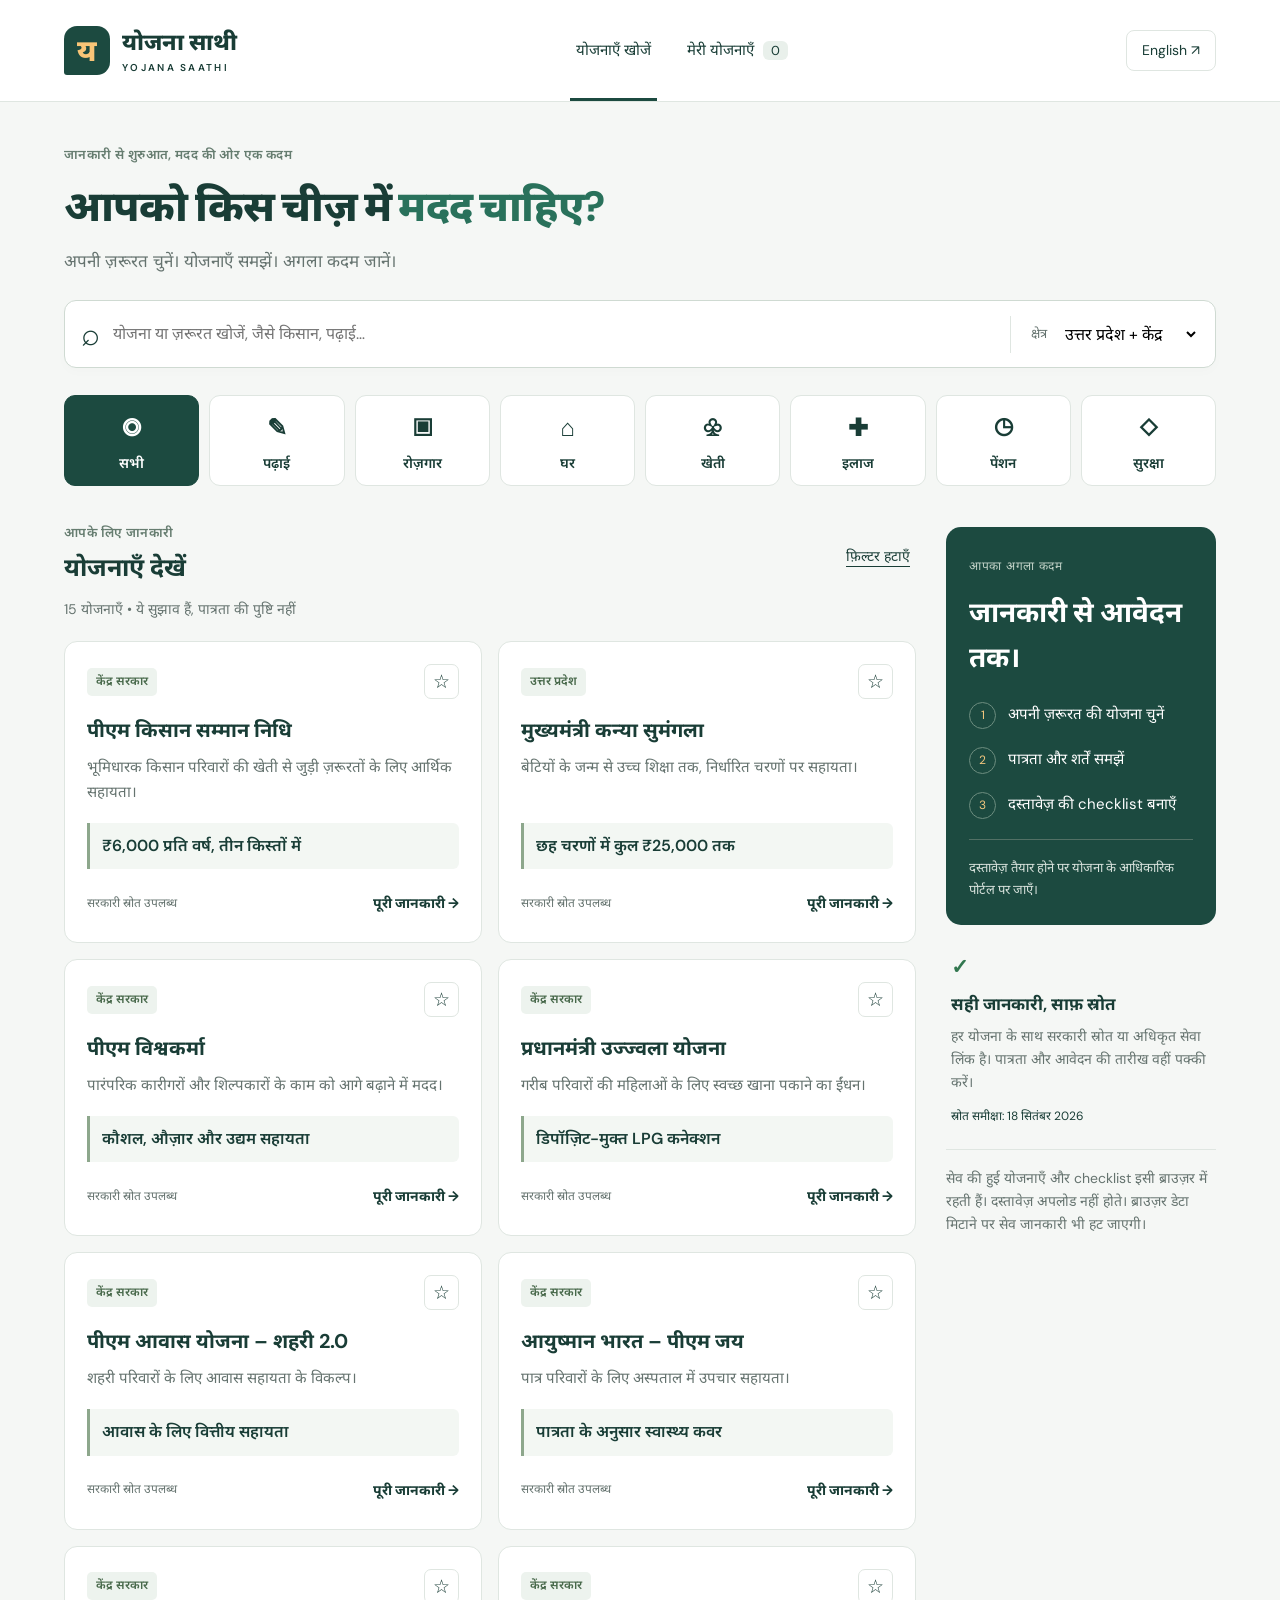
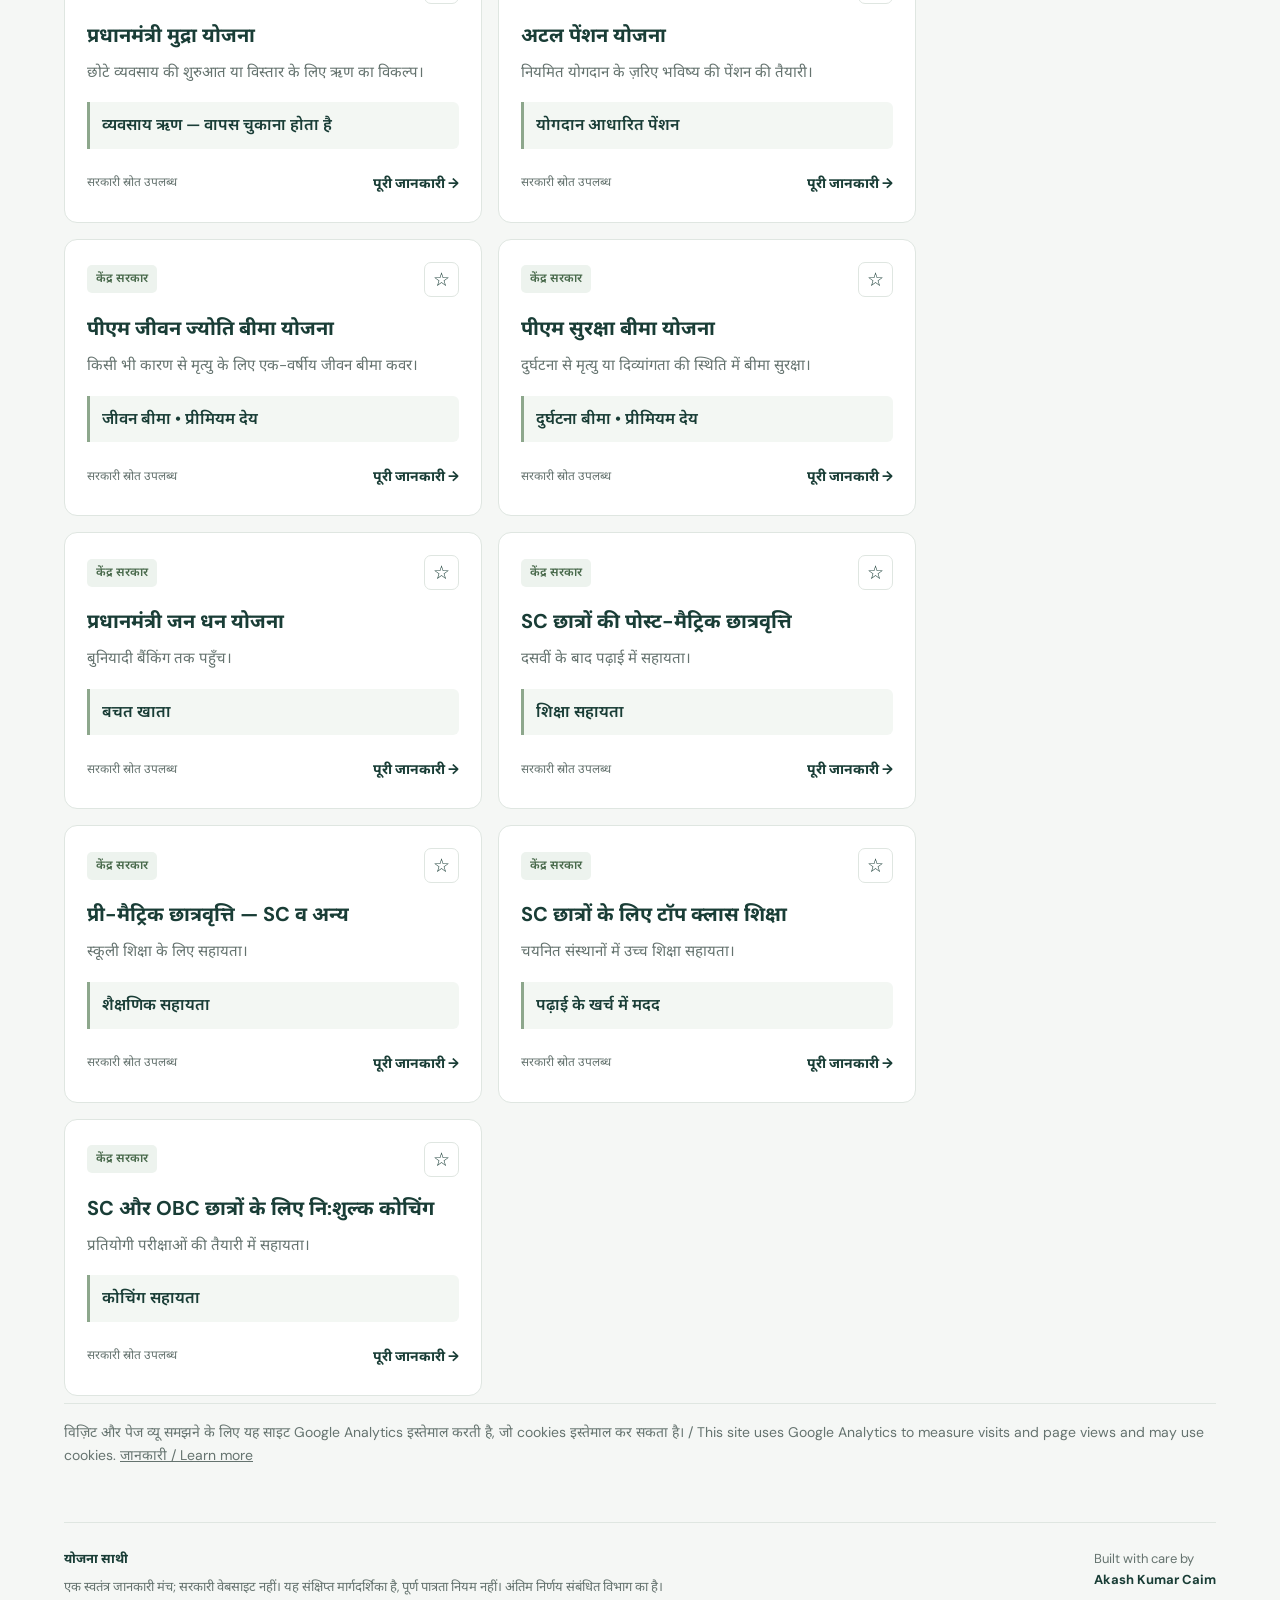
<file: index.html>
<!doctype html><html lang="hi"><head><meta charset="utf-8">
<!-- Google Analytics: aggregate website usage; advertising signals disabled. -->
<script async src="https://www.googletagmanager.com/gtag/js?id=G-3M96TGDJZG"></script>
<script>
  window.dataLayer = window.dataLayer || [];
  function gtag(){dataLayer.push(arguments);}
  gtag('js', new Date());
  gtag('config', 'G-3M96TGDJZG', {
    allow_google_signals: false,
    allow_ad_personalization_signals: false,
    page_location: window.location.origin + window.location.pathname
  });
</script>
<meta name="viewport" content="width=device-width,initial-scale=1"><title>योजना साथी — अपनी ज़रूरत की योजना खोजें</title><meta name="description" content="केंद्र और उत्तर प्रदेश की योजनाएँ सरल हिंदी में। लाभ, आधिकारिक स्रोत और आवेदन की तैयारी एक जगह।"><link rel="icon" href="data:image/svg+xml,%3Csvg xmlns='http://www.w3.org/2000/svg' viewBox='0 0 40 40'%3E%3Crect width='40' height='40' rx='12' fill='%231c443d'/%3E%3Cpath d='M10 21l7 7 14-17' fill='none' stroke='%23f9be62' stroke-width='4'/%3E%3C/svg%3E"><link rel="stylesheet" href="style.css"><script src="data.js" defer></script><script src="app.js" defer></script></head><body><a class="skip" href="#main">मुख्य जानकारी पर जाएँ</a><header><a class="brand" href="#" aria-label="योजना साथी home"><span class="mark">य</span><span>योजना साथी<small>YOJANA SAATHI</small></span></a><nav aria-label="Main"><button id="explore" class="nav active">योजनाएँ खोजें</button><button id="saved" class="nav">मेरी योजनाएँ <span id="savedCount">0</span></button></nav><button id="language" class="language" aria-label="Switch to English">English ↗</button></header><main id="main"><section class="intro"><div class="eyebrow" id="eyebrow">जानकारी से शुरुआत, मदद की ओर एक कदम</div><h1 id="headline">आपको किस चीज़ में <em>मदद चाहिए?</em></h1><p id="subline">अपनी ज़रूरत चुनें। योजनाएँ समझें। अगला कदम जानें।</p><div class="searchbar"><span aria-hidden="true">⌕</span><input id="search" type="search" aria-label="योजना खोजें" placeholder="योजना या ज़रूरत खोजें, जैसे किसान, पढ़ाई…"><label class="state"><span id="stateLabel">क्षेत्र</span><select id="region" aria-label="क्षेत्र"><option value="all">उत्तर प्रदेश + केंद्र</option><option value="central">केवल केंद्र</option><option value="up">केवल उत्तर प्रदेश</option></select></label></div></section><section id="categories" class="categories" aria-label="ज़रूरत चुनें"></section><div class="workspace"><section class="results"><div class="result-head"><div><div class="eyebrow" id="collection">आपके लिए जानकारी</div><h2 id="resultTitle">योजनाएँ देखें</h2></div><button id="reset" class="textbutton">फ़िल्टर हटाएँ</button></div><p id="resultNote" class="muted"></p><div id="cards" class="cards" aria-live="polite"></div></section><aside><section class="guide"><span class="mini-label" id="guideLabel">आपका अगला कदम</span><h2 id="guideTitle">जानकारी से<br>आवेदन तक।</h2><ol id="guideSteps"></ol><div class="guide-bottom" id="guideBottom">दस्तावेज़ तैयार होने पर योजना के आधिकारिक पोर्टल पर जाएँ।</div></section><section class="trust"><span class="trust-icon">✓</span><h3 id="trustTitle">सही जानकारी, साफ़ स्रोत</h3><p id="trustText">हर योजना के साथ सरकारी स्रोत है। पात्रता और आवेदन की तारीख वहीं पक्की करें।</p><span id="reviewDate">स्रोत समीक्षा: 18 सितंबर 2026</span></section><p class="privacy-note" id="localNote">आपकी सेव की हुई योजनाएँ और checklist इसी ब्राउज़र में रहती हैं। कोई दस्तावेज़ अपलोड नहीं होता।</p></aside></div><p class="privacy-note">विज़िट और पेज व्यू समझने के लिए यह साइट Google Analytics इस्तेमाल करती है, जो cookies इस्तेमाल कर सकता है। / This site uses Google Analytics to measure visits and page views and may use cookies. <a href="https://policies.google.com/technologies/partner-sites" target="_blank" rel="noopener noreferrer">जानकारी / Learn more</a></p><footer><div><strong>योजना साथी</strong><p id="disclaimer">एक स्वतंत्र जानकारी मंच; सरकारी वेबसाइट नहीं। योजनाओं का चयन पात्रता की पुष्टि नहीं है।</p></div><span>Built with care by<br><strong>Akash Kumar Caim</strong></span></footer></main><dialog id="detail" aria-labelledby="detailTitle"><button id="close" class="close" aria-label="बंद करें">×</button><div id="detailContent"></div></dialog><div id="toast" role="status"></div></body></html>
</file>
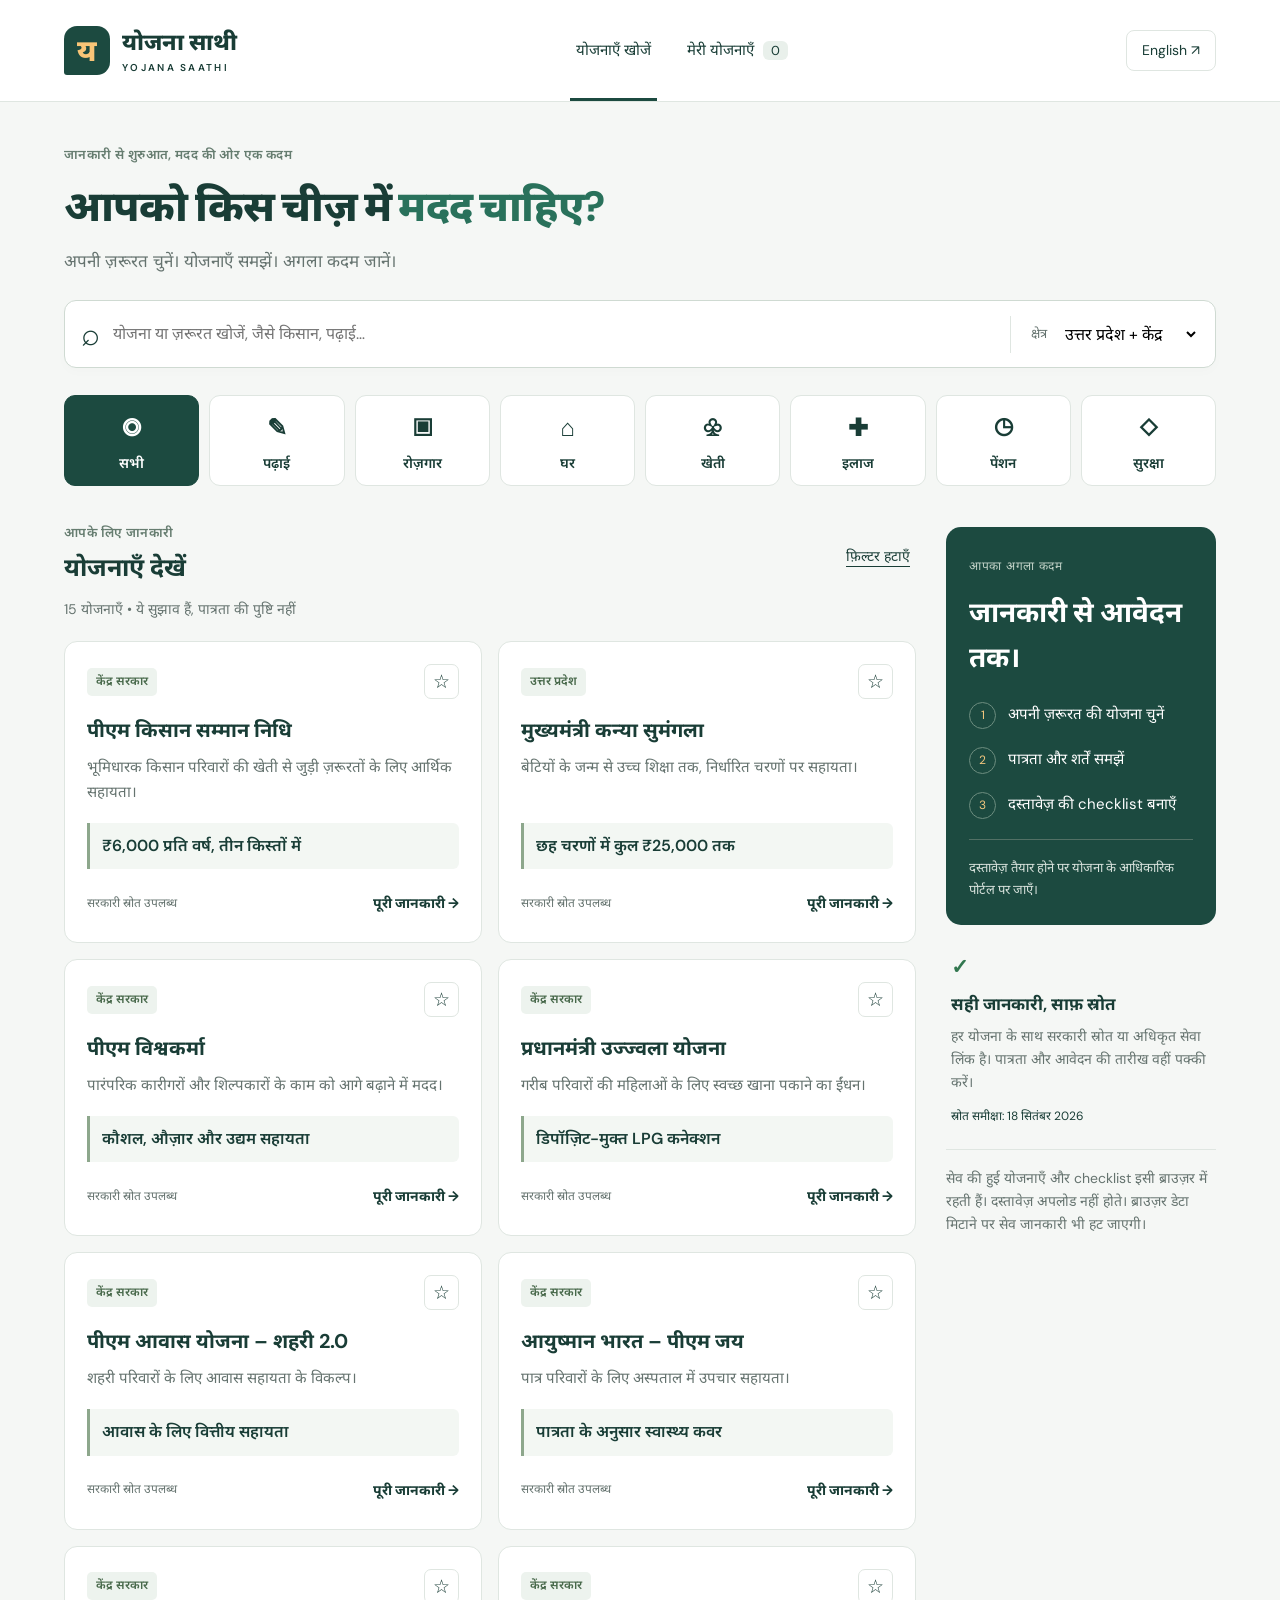
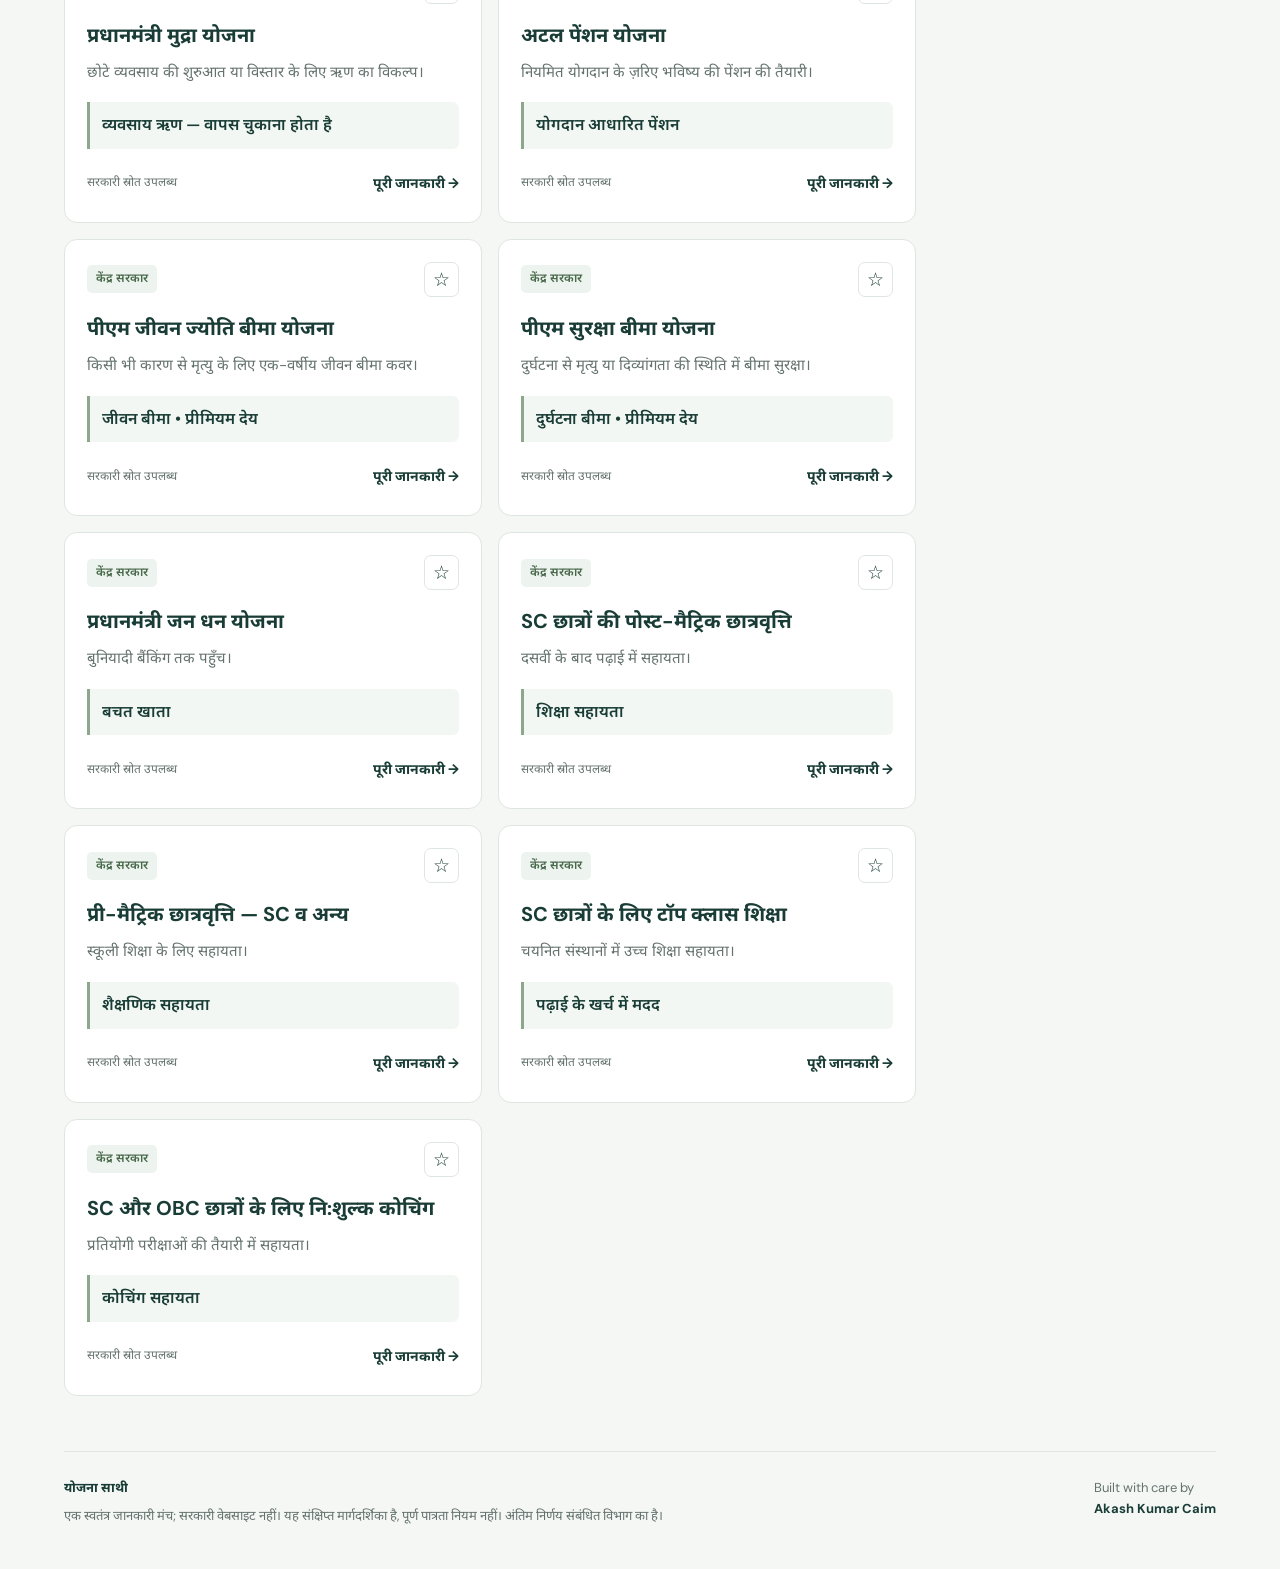
<file: Yojana-Saathi-GitHub/index.html>
<!doctype html><html lang="hi"><head><meta charset="utf-8"><meta name="viewport" content="width=device-width,initial-scale=1"><title>योजना साथी — अपनी ज़रूरत की योजना खोजें</title><meta name="description" content="केंद्र और उत्तर प्रदेश की योजनाएँ सरल हिंदी में। लाभ, आधिकारिक स्रोत और आवेदन की तैयारी एक जगह।"><link rel="icon" href="data:image/svg+xml,%3Csvg xmlns='http://www.w3.org/2000/svg' viewBox='0 0 40 40'%3E%3Crect width='40' height='40' rx='12' fill='%231c443d'/%3E%3Cpath d='M10 21l7 7 14-17' fill='none' stroke='%23f9be62' stroke-width='4'/%3E%3C/svg%3E"><link rel="stylesheet" href="style.css"><script src="data.js" defer></script><script src="app.js" defer></script></head><body><a class="skip" href="#main">मुख्य जानकारी पर जाएँ</a><header><a class="brand" href="#" aria-label="योजना साथी home"><span class="mark">य</span><span>योजना साथी<small>YOJANA SAATHI</small></span></a><nav aria-label="Main"><button id="explore" class="nav active">योजनाएँ खोजें</button><button id="saved" class="nav">मेरी योजनाएँ <span id="savedCount">0</span></button></nav><button id="language" class="language" aria-label="Switch to English">English ↗</button></header><main id="main"><section class="intro"><div class="eyebrow" id="eyebrow">जानकारी से शुरुआत, मदद की ओर एक कदम</div><h1 id="headline">आपको किस चीज़ में <em>मदद चाहिए?</em></h1><p id="subline">अपनी ज़रूरत चुनें। योजनाएँ समझें। अगला कदम जानें।</p><div class="searchbar"><span aria-hidden="true">⌕</span><input id="search" type="search" aria-label="योजना खोजें" placeholder="योजना या ज़रूरत खोजें, जैसे किसान, पढ़ाई…"><label class="state"><span id="stateLabel">क्षेत्र</span><select id="region" aria-label="क्षेत्र"><option value="all">उत्तर प्रदेश + केंद्र</option><option value="central">केवल केंद्र</option><option value="up">केवल उत्तर प्रदेश</option></select></label></div></section><section id="categories" class="categories" aria-label="ज़रूरत चुनें"></section><div class="workspace"><section class="results"><div class="result-head"><div><div class="eyebrow" id="collection">आपके लिए जानकारी</div><h2 id="resultTitle">योजनाएँ देखें</h2></div><button id="reset" class="textbutton">फ़िल्टर हटाएँ</button></div><p id="resultNote" class="muted"></p><div id="cards" class="cards" aria-live="polite"></div></section><aside><section class="guide"><span class="mini-label" id="guideLabel">आपका अगला कदम</span><h2 id="guideTitle">जानकारी से<br>आवेदन तक।</h2><ol id="guideSteps"></ol><div class="guide-bottom" id="guideBottom">दस्तावेज़ तैयार होने पर योजना के आधिकारिक पोर्टल पर जाएँ।</div></section><section class="trust"><span class="trust-icon">✓</span><h3 id="trustTitle">सही जानकारी, साफ़ स्रोत</h3><p id="trustText">हर योजना के साथ सरकारी स्रोत है। पात्रता और आवेदन की तारीख वहीं पक्की करें।</p><span id="reviewDate">स्रोत समीक्षा: 18 सितंबर 2026</span></section><p class="privacy-note" id="localNote">आपकी सेव की हुई योजनाएँ और checklist इसी ब्राउज़र में रहती हैं। कोई दस्तावेज़ अपलोड नहीं होता।</p></aside></div><footer><div><strong>योजना साथी</strong><p id="disclaimer">एक स्वतंत्र जानकारी मंच; सरकारी वेबसाइट नहीं। योजनाओं का चयन पात्रता की पुष्टि नहीं है।</p></div><span>Built with care by<br><strong>Akash Kumar Caim</strong></span></footer></main><dialog id="detail" aria-labelledby="detailTitle"><button id="close" class="close" aria-label="बंद करें">×</button><div id="detailContent"></div></dialog><div id="toast" role="status"></div></body></html>
</file>
<file: style.css>
@import url('https://fonts.googleapis.com/css2?family=Noto+Sans+Devanagari:wght@400;500;600;700;800&family=DM+Sans:wght@400;500;600;700&display=swap');
:root{--ink:#193d36;--muted:#65736f;--green:#1c4a40;--gold:#edb35a;--line:#dfe6e1;--bg:#f5f7f5}*{box-sizing:border-box}body{margin:0;background:var(--bg);color:var(--ink);font-family:'DM Sans','Noto Sans Devanagari',sans-serif;font-size:16px;line-height:1.65}button,input,select{font:inherit}button,a,select,input{touch-action:manipulation}button{cursor:pointer}a{color:inherit}button{color:inherit}button:focus-visible,a:focus-visible,input:focus-visible,select:focus-visible{outline:3px solid #b66c13;outline-offset:4px}.skip{position:absolute;left:16px;top:-80px;background:white;padding:12px;z-index:10}.skip:focus{top:10px}header{height:102px;border-bottom:1px solid var(--line);background:#fff;display:flex;align-items:center;justify-content:space-between;padding:0 max(5vw,24px);gap:20px}.brand{text-decoration:none;display:flex;align-items:center;gap:12px;font-weight:800;font-size:23px;line-height:1.4}.mark{width:46px;height:49px;background:var(--green);color:#f9c577;border-radius:13px 13px 13px 3px;display:grid;place-items:center;font-size:30px}.brand small{display:block;font-size:10px;letter-spacing:2.3px;font-weight:600;margin-top:3px}nav{display:flex;gap:24px;align-self:stretch}.nav{border:0;background:none;font-size:15px;position:relative}.nav.active:after{content:'';height:3px;background:var(--green);position:absolute;bottom:0;left:0;right:0}.nav span{background:#e9f0eb;padding:1px 8px;border-radius:6px;font-size:13px;margin-left:5px}.language{border:1px solid var(--line);border-radius:8px;padding:8px 15px;background:white;font-size:14px}main{max-width:1320px;margin:auto;padding:42px 5vw 0}.intro{padding:0 0 27px}.eyebrow{font-size:13px;font-weight:600;letter-spacing:.03em;color:#667d70}h1{font-size:clamp(29px,3.3vw,45px);line-height:1.55;letter-spacing:-.8px;margin:9px 0 4px;font-weight:800}h1 em{font-style:normal;color:#29715b}p{margin:7px 0}#subline{color:var(--muted);font-size:17px}.searchbar{display:flex;align-items:center;background:#fff;border:1px solid #cfdad2;box-shadow:0 4px 12px #223b2d04;border-radius:12px;margin-top:25px;padding:10px 16px;gap:13px}.searchbar>span{font-size:32px;line-height:1}.searchbar input{min-width:0;flex:1;border:0;outline-offset:0;background:transparent;padding:10px 0;font-size:16px}.state{border-left:1px solid var(--line);padding-left:20px;display:flex;gap:14px;align-items:center}.state>span{font-size:13px;color:var(--muted)}select{border:0;background:transparent;max-width:230px;padding:7px 20px 7px 0}.categories{display:grid;grid-template-columns:repeat(7,1fr);gap:10px;margin:0 0 36px}.category{border:1px solid var(--line);background:white;border-radius:11px;padding:14px 7px 10px;transition:background .15s,transform .15s;font-size:14px;font-weight:600}.category:hover{transform:translateY(-3px);border-color:#79a08b}.category.selected{background:var(--green);color:white;border-color:var(--green)}.category .icon{display:block;font-size:24px;line-height:1.5;margin-bottom:6px}.workspace{display:grid;grid-template-columns:minmax(0,1fr) 270px;gap:30px}.result-head{display:flex;justify-content:space-between;gap:15px;align-items:center}.result-head h2{font-size:25px;margin:3px 0}.textbutton{border:0;background:none;text-decoration:underline;text-underline-offset:5px;font-size:14px}.muted{color:var(--muted);font-size:14px;margin-bottom:20px}.cards{display:grid;grid-template-columns:repeat(2,minmax(0,1fr));gap:16px}.card{background:white;border:1px solid var(--line);border-radius:13px;display:flex;flex-direction:column;padding:22px;min-width:0;transition:box-shadow .15s}.card:hover{box-shadow:0 8px 25px #12392a0b}.card-top{display:flex;justify-content:space-between;align-items:center;gap:10px}.badge{font-size:12px;padding:4px 9px;border-radius:5px;background:#edf3ee;font-weight:600;color:#48694b}.bookmark{background:none;border:1px solid var(--line);border-radius:7px;min-width:35px;height:35px;font-size:19px}.bookmark.on{background:#fff2d7;border-color:#e9b762}.card h3{font-size:20px;line-height:1.65;margin:15px 0 8px}.card .summary{font-size:15px;color:var(--muted);margin:0 0 18px}.benefit{margin-top:auto;background:#f3f7f3;border-left:3px solid #8da78c;border-radius:0 6px 6px 0;padding:10px 12px;font-size:16px;font-weight:600}.card-foot{margin-top:18px;display:flex;align-items:center;justify-content:space-between;gap:10px}.card-foot small{color:var(--muted);font-size:12px}.details{border:0;background:none;font-size:14px;font-weight:700;padding:5px 0}.guide{background:var(--green);color:#fff;border-radius:15px;padding:25px 23px;margin-top:5px}.mini-label{font-size:12px;color:#c4d4c9;letter-spacing:.06em}.guide h2{font-size:28px;line-height:1.6;margin:12px 0 22px}.guide ol{padding:0;list-style:none;counter-reset:steps}.guide li{counter-increment:steps;display:flex;gap:12px;margin:18px 0;align-items:flex-start;font-size:15px}.guide li:before{content:counter(steps);border:1px solid #6c8d7f;border-radius:50%;min-width:25px;height:25px;display:grid;place-items:center;color:#f3c77e;font-size:12px}.guide-bottom{border-top:1px solid #527065;padding-top:17px;margin-top:20px;font-size:13px;color:#d8e2dc}.trust{padding:25px 5px 15px}.trust-icon{color:#32774f;font-weight:700;font-size:21px}.trust h3{font-size:17px;margin:5px 0}.trust p,.privacy-note{font-size:14px;color:var(--muted)}.trust>span:last-child{font-size:12px;display:block;margin-top:13px}.privacy-note{padding-top:17px;border-top:1px solid var(--line)}footer{border-top:1px solid var(--line);margin-top:55px;padding:25px 0 35px;display:flex;justify-content:space-between;gap:35px;font-size:13px;color:var(--muted)}footer>div{max-width:650px}footer strong{color:var(--ink)}footer>span{flex-shrink:0}dialog{border:0;border-radius:18px;width:min(700px,95vw);max-height:90dvh;padding:35px;color:var(--ink);background:white;box-shadow:0 25px 100px #0003}dialog::backdrop{background:#092b24aa;backdrop-filter:blur(3px)}.close{float:right;position:sticky;top:0;border:1px solid var(--line);border-radius:50%;background:white;width:39px;height:39px;font-size:25px;z-index:1}dialog h2{font-size:27px;line-height:1.6;margin:18px 0}dialog h3{font-size:18px;margin:24px 0 8px}dialog p{color:var(--muted)}.checkrow{display:flex;gap:12px;padding:10px 12px;margin:8px 0;background:var(--bg);border-radius:7px;align-items:center}.checkrow input{width:20px;height:20px;accent-color:var(--green);flex-shrink:0}progress{width:100%;accent-color:var(--green);height:8px}.primary{background:var(--green);color:white;text-decoration:none;padding:13px 18px;border-radius:8px;display:inline-block;border:0;margin-top:20px}.source{font-size:14px;overflow-wrap:anywhere;display:block;margin-top:15px;color:#28654c}.notice{background:#fff6e5;padding:13px;border-radius:8px;font-size:14px;margin-top:20px}.empty{grid-column:1/-1;border:1px dashed #a8b9ad;border-radius:12px;padding:40px;text-align:center}.empty h3{margin:0 0 10px}#toast{position:fixed;bottom:25px;left:50%;transform:translateX(-50%);background:var(--green);color:white;border-radius:8px;padding:12px 22px;z-index:10;display:none;max-width:90vw}@media(min-width:1500px){main{padding-left:30px;padding-right:30px}}@media(max-width:950px){.workspace{grid-template-columns:minmax(0,1fr) 235px;gap:20px}.cards{grid-template-columns:1fr}.categories{gap:6px}.category{font-size:13px}.state{gap:7px;padding-left:12px}}@media(max-width:650px){header{height:auto;min-height:86px;padding:17px 20px;flex-wrap:wrap;gap:15px}.brand{font-size:20px}.mark{height:42px;width:40px}nav{order:3;width:100%;gap:30px}.nav{padding:7px 0 12px}main{padding:25px 20px 0}h1{font-size:29px;letter-spacing:0}.searchbar{flex-wrap:wrap;padding:10px 13px;gap:8px}.searchbar input{font-size:14px}.state{width:100%;border-left:0;border-top:1px solid var(--line);padding:8px 0 0;justify-content:space-between}.categories{grid-template-columns:repeat(4,1fr);gap:8px;margin-bottom:25px}.category{padding:9px 3px}.category .icon{font-size:22px;margin:0}.workspace{display:block}.cards{grid-template-columns:1fr}.card{padding:20px}aside{margin-top:30px}.guide h2 br{display:none}.guide h2{font-size:24px}.guide ol{margin:10px 0}.guide li{margin:12px 0}footer{display:block}footer>span{display:block;margin-top:17px}dialog{padding:23px}dialog h2{font-size:24px}.result-head h2{font-size:23px}}@media(prefers-reduced-motion:reduce){*{transition:none!important;scroll-behavior:auto!important}}
.categories{grid-template-columns:repeat(8,minmax(0,1fr))}@media(max-width:650px){.categories{grid-template-columns:repeat(4,minmax(0,1fr))}}
</file>
<file: Yojana-Saathi-GitHub/style.css>
@import url('https://fonts.googleapis.com/css2?family=Noto+Sans+Devanagari:wght@400;500;600;700;800&family=DM+Sans:wght@400;500;600;700&display=swap');
:root{--ink:#193d36;--muted:#65736f;--green:#1c4a40;--gold:#edb35a;--line:#dfe6e1;--bg:#f5f7f5}*{box-sizing:border-box}body{margin:0;background:var(--bg);color:var(--ink);font-family:'DM Sans','Noto Sans Devanagari',sans-serif;font-size:16px;line-height:1.65}button,input,select{font:inherit}button,a,select,input{touch-action:manipulation}button{cursor:pointer}a{color:inherit}button{color:inherit}button:focus-visible,a:focus-visible,input:focus-visible,select:focus-visible{outline:3px solid #b66c13;outline-offset:4px}.skip{position:absolute;left:16px;top:-80px;background:white;padding:12px;z-index:10}.skip:focus{top:10px}header{height:102px;border-bottom:1px solid var(--line);background:#fff;display:flex;align-items:center;justify-content:space-between;padding:0 max(5vw,24px);gap:20px}.brand{text-decoration:none;display:flex;align-items:center;gap:12px;font-weight:800;font-size:23px;line-height:1.4}.mark{width:46px;height:49px;background:var(--green);color:#f9c577;border-radius:13px 13px 13px 3px;display:grid;place-items:center;font-size:30px}.brand small{display:block;font-size:10px;letter-spacing:2.3px;font-weight:600;margin-top:3px}nav{display:flex;gap:24px;align-self:stretch}.nav{border:0;background:none;font-size:15px;position:relative}.nav.active:after{content:'';height:3px;background:var(--green);position:absolute;bottom:0;left:0;right:0}.nav span{background:#e9f0eb;padding:1px 8px;border-radius:6px;font-size:13px;margin-left:5px}.language{border:1px solid var(--line);border-radius:8px;padding:8px 15px;background:white;font-size:14px}main{max-width:1320px;margin:auto;padding:42px 5vw 0}.intro{padding:0 0 27px}.eyebrow{font-size:13px;font-weight:600;letter-spacing:.03em;color:#667d70}h1{font-size:clamp(29px,3.3vw,45px);line-height:1.55;letter-spacing:-.8px;margin:9px 0 4px;font-weight:800}h1 em{font-style:normal;color:#29715b}p{margin:7px 0}#subline{color:var(--muted);font-size:17px}.searchbar{display:flex;align-items:center;background:#fff;border:1px solid #cfdad2;box-shadow:0 4px 12px #223b2d04;border-radius:12px;margin-top:25px;padding:10px 16px;gap:13px}.searchbar>span{font-size:32px;line-height:1}.searchbar input{min-width:0;flex:1;border:0;outline-offset:0;background:transparent;padding:10px 0;font-size:16px}.state{border-left:1px solid var(--line);padding-left:20px;display:flex;gap:14px;align-items:center}.state>span{font-size:13px;color:var(--muted)}select{border:0;background:transparent;max-width:230px;padding:7px 20px 7px 0}.categories{display:grid;grid-template-columns:repeat(7,1fr);gap:10px;margin:0 0 36px}.category{border:1px solid var(--line);background:white;border-radius:11px;padding:14px 7px 10px;transition:background .15s,transform .15s;font-size:14px;font-weight:600}.category:hover{transform:translateY(-3px);border-color:#79a08b}.category.selected{background:var(--green);color:white;border-color:var(--green)}.category .icon{display:block;font-size:24px;line-height:1.5;margin-bottom:6px}.workspace{display:grid;grid-template-columns:minmax(0,1fr) 270px;gap:30px}.result-head{display:flex;justify-content:space-between;gap:15px;align-items:center}.result-head h2{font-size:25px;margin:3px 0}.textbutton{border:0;background:none;text-decoration:underline;text-underline-offset:5px;font-size:14px}.muted{color:var(--muted);font-size:14px;margin-bottom:20px}.cards{display:grid;grid-template-columns:repeat(2,minmax(0,1fr));gap:16px}.card{background:white;border:1px solid var(--line);border-radius:13px;display:flex;flex-direction:column;padding:22px;min-width:0;transition:box-shadow .15s}.card:hover{box-shadow:0 8px 25px #12392a0b}.card-top{display:flex;justify-content:space-between;align-items:center;gap:10px}.badge{font-size:12px;padding:4px 9px;border-radius:5px;background:#edf3ee;font-weight:600;color:#48694b}.bookmark{background:none;border:1px solid var(--line);border-radius:7px;min-width:35px;height:35px;font-size:19px}.bookmark.on{background:#fff2d7;border-color:#e9b762}.card h3{font-size:20px;line-height:1.65;margin:15px 0 8px}.card .summary{font-size:15px;color:var(--muted);margin:0 0 18px}.benefit{margin-top:auto;background:#f3f7f3;border-left:3px solid #8da78c;border-radius:0 6px 6px 0;padding:10px 12px;font-size:16px;font-weight:600}.card-foot{margin-top:18px;display:flex;align-items:center;justify-content:space-between;gap:10px}.card-foot small{color:var(--muted);font-size:12px}.details{border:0;background:none;font-size:14px;font-weight:700;padding:5px 0}.guide{background:var(--green);color:#fff;border-radius:15px;padding:25px 23px;margin-top:5px}.mini-label{font-size:12px;color:#c4d4c9;letter-spacing:.06em}.guide h2{font-size:28px;line-height:1.6;margin:12px 0 22px}.guide ol{padding:0;list-style:none;counter-reset:steps}.guide li{counter-increment:steps;display:flex;gap:12px;margin:18px 0;align-items:flex-start;font-size:15px}.guide li:before{content:counter(steps);border:1px solid #6c8d7f;border-radius:50%;min-width:25px;height:25px;display:grid;place-items:center;color:#f3c77e;font-size:12px}.guide-bottom{border-top:1px solid #527065;padding-top:17px;margin-top:20px;font-size:13px;color:#d8e2dc}.trust{padding:25px 5px 15px}.trust-icon{color:#32774f;font-weight:700;font-size:21px}.trust h3{font-size:17px;margin:5px 0}.trust p,.privacy-note{font-size:14px;color:var(--muted)}.trust>span:last-child{font-size:12px;display:block;margin-top:13px}.privacy-note{padding-top:17px;border-top:1px solid var(--line)}footer{border-top:1px solid var(--line);margin-top:55px;padding:25px 0 35px;display:flex;justify-content:space-between;gap:35px;font-size:13px;color:var(--muted)}footer>div{max-width:650px}footer strong{color:var(--ink)}footer>span{flex-shrink:0}dialog{border:0;border-radius:18px;width:min(700px,95vw);max-height:90dvh;padding:35px;color:var(--ink);background:white;box-shadow:0 25px 100px #0003}dialog::backdrop{background:#092b24aa;backdrop-filter:blur(3px)}.close{float:right;position:sticky;top:0;border:1px solid var(--line);border-radius:50%;background:white;width:39px;height:39px;font-size:25px;z-index:1}dialog h2{font-size:27px;line-height:1.6;margin:18px 0}dialog h3{font-size:18px;margin:24px 0 8px}dialog p{color:var(--muted)}.checkrow{display:flex;gap:12px;padding:10px 12px;margin:8px 0;background:var(--bg);border-radius:7px;align-items:center}.checkrow input{width:20px;height:20px;accent-color:var(--green);flex-shrink:0}progress{width:100%;accent-color:var(--green);height:8px}.primary{background:var(--green);color:white;text-decoration:none;padding:13px 18px;border-radius:8px;display:inline-block;border:0;margin-top:20px}.source{font-size:14px;overflow-wrap:anywhere;display:block;margin-top:15px;color:#28654c}.notice{background:#fff6e5;padding:13px;border-radius:8px;font-size:14px;margin-top:20px}.empty{grid-column:1/-1;border:1px dashed #a8b9ad;border-radius:12px;padding:40px;text-align:center}.empty h3{margin:0 0 10px}#toast{position:fixed;bottom:25px;left:50%;transform:translateX(-50%);background:var(--green);color:white;border-radius:8px;padding:12px 22px;z-index:10;display:none;max-width:90vw}@media(min-width:1500px){main{padding-left:30px;padding-right:30px}}@media(max-width:950px){.workspace{grid-template-columns:minmax(0,1fr) 235px;gap:20px}.cards{grid-template-columns:1fr}.categories{gap:6px}.category{font-size:13px}.state{gap:7px;padding-left:12px}}@media(max-width:650px){header{height:auto;min-height:86px;padding:17px 20px;flex-wrap:wrap;gap:15px}.brand{font-size:20px}.mark{height:42px;width:40px}nav{order:3;width:100%;gap:30px}.nav{padding:7px 0 12px}main{padding:25px 20px 0}h1{font-size:29px;letter-spacing:0}.searchbar{flex-wrap:wrap;padding:10px 13px;gap:8px}.searchbar input{font-size:14px}.state{width:100%;border-left:0;border-top:1px solid var(--line);padding:8px 0 0;justify-content:space-between}.categories{grid-template-columns:repeat(4,1fr);gap:8px;margin-bottom:25px}.category{padding:9px 3px}.category .icon{font-size:22px;margin:0}.workspace{display:block}.cards{grid-template-columns:1fr}.card{padding:20px}aside{margin-top:30px}.guide h2 br{display:none}.guide h2{font-size:24px}.guide ol{margin:10px 0}.guide li{margin:12px 0}footer{display:block}footer>span{display:block;margin-top:17px}dialog{padding:23px}dialog h2{font-size:24px}.result-head h2{font-size:23px}}@media(prefers-reduced-motion:reduce){*{transition:none!important;scroll-behavior:auto!important}}
.categories{grid-template-columns:repeat(8,minmax(0,1fr))}@media(max-width:650px){.categories{grid-template-columns:repeat(4,minmax(0,1fr))}}
</file>
